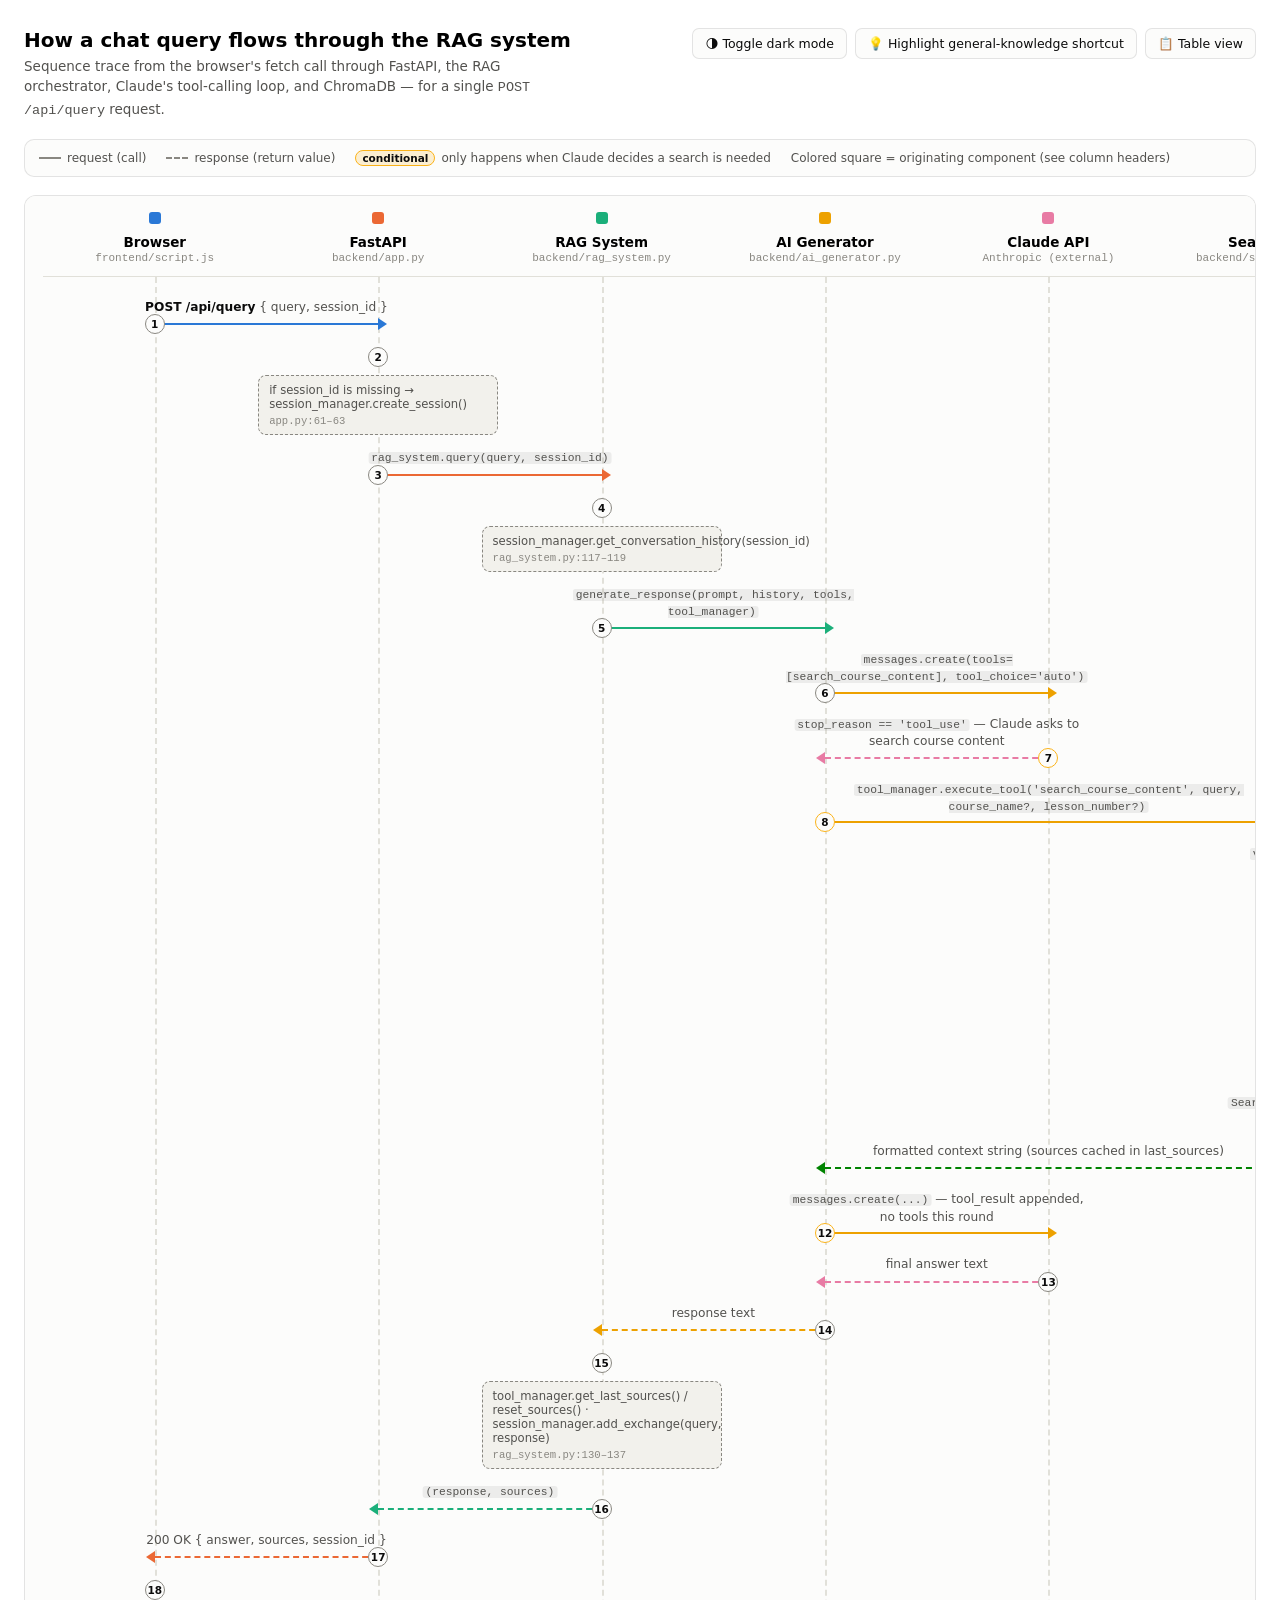
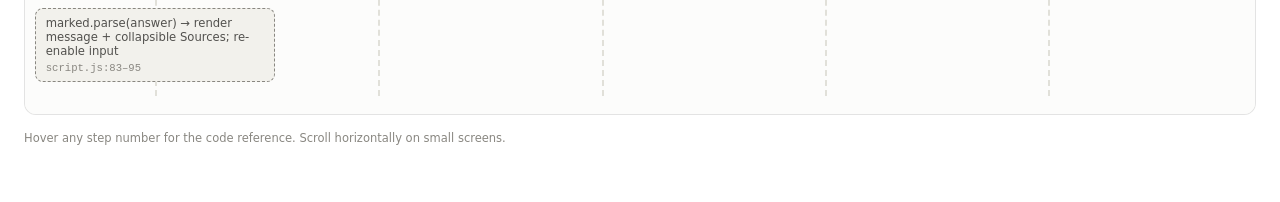
<file: flow.html>
<!DOCTYPE html>
<html lang="en">
<head>
<meta charset="UTF-8">
<title>Query trace — Course Materials RAG System</title>
<meta name="viewport" content="width=device-width, initial-scale=1">
<style>
  .viz-root {
    color-scheme: light;
    --surface-1:      #fcfcfb;
    --page:           #f9f9f7;
    --text-primary:   #0b0b0b;
    --text-secondary: #52514e;
    --text-muted:     #898781;
    --gridline:       #e1e0d9;
    --baseline:       #c3c2b7;
    --border:         rgba(11,11,11,0.10);
    --note-bg:        #f2f1ec;

    --c1: #2a78d6; /* Browser   - blue    */
    --c2: #eb6834; /* FastAPI   - orange  */
    --c3: #1baf7a; /* RAG Sys.  - aqua    */
    --c4: #eda100; /* AI Gen.   - yellow  */
    --c5: #e87ba4; /* Claude API- magenta */
    --c6: #008300; /* Search T. - green   */
    --c7: #4a3aa7; /* Vector St.- violet  */

    --amber: #fab219;
  }
  @media (prefers-color-scheme: dark) {
    :root:where(:not([data-theme="light"])) .viz-root {
      color-scheme: dark;
      --surface-1:      #1a1a19;
      --page:           #0d0d0d;
      --text-primary:   #ffffff;
      --text-secondary: #c3c2b7;
      --text-muted:     #898781;
      --gridline:       #2c2c2a;
      --baseline:       #383835;
      --border:         rgba(255,255,255,0.10);
      --note-bg:        #232320;

      --c1: #3987e5;
      --c2: #d95926;
      --c3: #199e70;
      --c4: #c98500;
      --c5: #d55181;
      --c6: #008300;
      --c7: #9085e9;
    }
  }
  :root[data-theme="dark"] .viz-root {
    color-scheme: dark;
    --surface-1:      #1a1a19;
    --page:           #0d0d0d;
    --text-primary:   #ffffff;
    --text-secondary: #c3c2b7;
    --text-muted:     #898781;
    --gridline:       #2c2c2a;
    --baseline:       #383835;
    --border:         rgba(255,255,255,0.10);
    --note-bg:        #232320;

    --c1: #3987e5;
    --c2: #d95926;
    --c3: #199e70;
    --c4: #c98500;
    --c5: #d55181;
    --c6: #008300;
    --c7: #9085e9;
  }

  * { box-sizing: border-box; }
  html, body {
    margin: 0;
    background: var(--page);
    font-family: system-ui, -apple-system, "Segoe UI", sans-serif;
    color: var(--text-primary);
  }
  .wrap { max-width: 1760px; margin: 0 auto; padding: 28px 24px 60px; }

  .top {
    display: flex;
    align-items: flex-start;
    justify-content: space-between;
    gap: 16px;
    margin-bottom: 18px;
  }
  h1 { font-size: 20px; margin: 0 0 4px; }
  .sub { color: var(--text-secondary); font-size: 13.5px; max-width: 66ch; line-height: 1.5; }

  .controls { display: flex; gap: 8px; flex-wrap: wrap; align-items: center; }
  button.ctrl {
    font: inherit; font-size: 12.5px; cursor: pointer;
    padding: 7px 12px; border-radius: 7px;
    border: 1px solid var(--border);
    background: var(--surface-1); color: var(--text-primary);
  }
  button.ctrl[aria-pressed="true"] { border-color: var(--c1); box-shadow: inset 0 0 0 1px var(--c1); }
  button.ctrl:hover { filter: brightness(1.05); }

  .legend {
    display: flex; flex-wrap: wrap; gap: 14px 20px;
    font-size: 12px; color: var(--text-secondary);
    background: var(--surface-1); border: 1px solid var(--border);
    border-radius: 10px; padding: 10px 14px; margin-bottom: 18px;
  }
  .legend .item { display: flex; align-items: center; gap: 6px; white-space: nowrap; }
  .legend .swatch-line { width: 22px; height: 0; border-top: 2px solid var(--text-muted); display: inline-block; }
  .legend .swatch-line.dashed { border-top-style: dashed; }
  .legend .pill {
    font-size: 10.5px; font-weight: 600; padding: 1px 6px; border-radius: 999px;
    background: rgba(250,178,25,0.18); color: var(--text-primary);
    border: 1px solid var(--amber);
  }

  .scroller { overflow-x: auto; border: 1px solid var(--border); border-radius: 12px; background: var(--surface-1); }
  .diagram { position: relative; min-width: 1600px; padding: 0 18px 18px; }

  .headers {
    display: grid;
    grid-template-columns: repeat(7, 1fr);
    position: sticky; top: 0; z-index: 3;
    background: var(--surface-1);
    padding-top: 16px;
    border-bottom: 1px solid var(--gridline);
  }
  .col-head { padding: 0 8px 12px; text-align: center; }
  .col-chip {
    width: 12px; height: 12px; border-radius: 3px; display: inline-block;
    margin-bottom: 6px;
  }
  .col-name { font-size: 13.5px; font-weight: 600; }
  .col-file { font-size: 11px; color: var(--text-muted); font-family: ui-monospace, SFMono-Regular, Menlo, monospace; margin-top: 2px; }

  .lanes { position: relative; }
  .lifeline {
    position: absolute; top: 0; width: 0;
    border-left: 2px dashed var(--gridline);
  }

  .steps { position: relative; padding-top: 22px; }
  .row { position: relative; }

  .arrow-line {
    position: absolute; height: 2px;
  }
  .arrow-line.solid { }
  .arrow-line.dashed {
    background: none !important;
    border-top: 2px dashed;
  }
  .arrowhead {
    position: absolute; width: 0; height: 0;
    border-top: 6px solid transparent; border-bottom: 6px solid transparent;
  }
  .arrowhead.right { border-left: 9px solid; }
  .arrowhead.left  { border-right: 9px solid; }

  .step-label {
    position: absolute; transform: translateX(-50%);
    text-align: center; font-size: 12.2px; color: var(--text-secondary);
    line-height: 1.35; pointer-events: none;
  }
  .step-label b { color: var(--text-primary); font-weight: 600; }
  .step-label code {
    font-family: ui-monospace, SFMono-Regular, Menlo, monospace;
    font-size: 11.3px; background: rgba(120,120,120,0.12); padding: 0 3px; border-radius: 3px;
  }

  .badge {
    position: absolute;
    width: 20px; height: 20px; border-radius: 999px;
    background: var(--surface-1); border: 1.5px solid var(--text-muted);
    color: var(--text-primary); font-size: 10.5px; font-weight: 700;
    display: flex; align-items: center; justify-content: center;
    z-index: 2; cursor: help;
  }
  .badge.tool { border-color: var(--amber); }

  .note {
    position: absolute; transform: translateX(-50%);
    max-width: 240px; padding: 7px 10px; border-radius: 8px;
    background: var(--note-bg); border: 1px dashed var(--text-muted);
    font-size: 11.6px; color: var(--text-secondary); text-align: left;
  }
  .note .ref { display:block; margin-top:4px; font-family: ui-monospace, SFMono-Regular, Menlo, monospace; font-size: 10.6px; color: var(--text-muted); }

  .tooltip {
    position: absolute; z-index: 10; max-width: 320px;
    background: var(--text-primary); color: var(--surface-1);
    font-size: 12px; line-height: 1.45; padding: 9px 11px; border-radius: 8px;
    box-shadow: 0 6px 18px rgba(0,0,0,0.25);
    opacity: 0; pointer-events: none; transform: translate(-50%, 6px);
    transition: opacity 120ms ease;
  }
  .tooltip .ref { display:block; margin-top:5px; opacity:.75; font-family: ui-monospace, SFMono-Regular, Menlo, monospace; font-size: 11px; }
  .hoverable:hover .tooltip, .hoverable:focus-within .tooltip { opacity: 1; }

  .dimmed { opacity: 0.28; filter: grayscale(0.6); transition: opacity 160ms ease, filter 160ms ease; }
  .skip-banner {
    position: absolute; left: 50%; transform: translateX(-50%);
    background: var(--amber); color: #1a1a19; font-size: 11.5px; font-weight: 700;
    padding: 4px 10px; border-radius: 999px; white-space: nowrap;
    box-shadow: 0 2px 8px rgba(0,0,0,0.2);
    display: none; z-index: 4;
  }
  .show-skip .skip-banner { display: block; }

  table.trace-table { width: 100%; border-collapse: collapse; font-size: 13px; }
  table.trace-table th, table.trace-table td {
    text-align: left; padding: 8px 10px; border-bottom: 1px solid var(--gridline);
    vertical-align: top;
  }
  table.trace-table th { color: var(--text-muted); font-weight: 600; font-size: 11.5px; text-transform: uppercase; letter-spacing: .02em; }
  table.trace-table td.ref { font-family: ui-monospace, SFMono-Regular, Menlo, monospace; font-size: 11.5px; color: var(--text-muted); white-space: nowrap; }
  table.trace-table td.step-n { font-variant-numeric: tabular-nums; color: var(--text-muted); }
  .who { display:inline-flex; align-items:center; gap:6px; font-weight:600; }
  .who .dot { width:9px; height:9px; border-radius:999px; }
  .branch-tag {
    font-size: 10px; font-weight: 700; padding: 1px 6px; border-radius: 999px;
    background: rgba(250,178,25,0.18); border: 1px solid var(--amber); margin-left: 6px;
  }

  .view { display: none; }
  .view.active { display: block; }

  footer.note-foot { margin-top: 16px; font-size: 11.5px; color: var(--text-muted); }
</style>
</head>
<body>
<div class="viz-root wrap">

  <div class="top">
    <div>
      <h1>How a chat query flows through the RAG system</h1>
      <div class="sub">Sequence trace from the browser's fetch call through FastAPI, the RAG orchestrator, Claude's tool-calling loop, and ChromaDB — for a single <code>POST /api/query</code> request.</div>
    </div>
    <div class="controls">
      <button class="ctrl" id="btnTheme" aria-pressed="false">🌗 Toggle dark mode</button>
      <button class="ctrl" id="btnSkip" aria-pressed="false">💡 Highlight general-knowledge shortcut</button>
      <button class="ctrl" id="btnView" aria-pressed="false">📋 Table view</button>
    </div>
  </div>

  <div class="legend">
    <div class="item"><span class="swatch-line"></span> request (call)</div>
    <div class="item"><span class="swatch-line dashed"></span> response (return value)</div>
    <div class="item"><span class="pill">conditional</span> only happens when Claude decides a search is needed</div>
    <div class="item">Colored square = originating component (see column headers)</div>
  </div>

  <div id="diagramView" class="view active">
    <div class="scroller">
      <div class="diagram" id="diagram">
        <div class="headers" id="headers"></div>
        <div class="lanes">
          <div id="lifelines"></div>
          <div class="steps" id="steps"></div>
        </div>
      </div>
    </div>
    <footer class="note-foot">Hover any step number for the code reference. Scroll horizontally on small screens.</footer>
  </div>

  <div id="tableView" class="view">
    <table class="trace-table">
      <thead><tr><th>#</th><th>From → To</th><th>Action</th><th>Code</th></tr></thead>
      <tbody id="tableBody"></tbody>
    </table>
  </div>

</div>

<script>
const COLUMNS = [
  { key:'browser', name:'Browser',      file:'frontend/script.js',        color:'--c1' },
  { key:'fastapi', name:'FastAPI',      file:'backend/app.py',            color:'--c2' },
  { key:'rag',     name:'RAG System',   file:'backend/rag_system.py',     color:'--c3' },
  { key:'aigen',   name:'AI Generator', file:'backend/ai_generator.py',   color:'--c4' },
  { key:'claude',  name:'Claude API',   file:'Anthropic (external)',      color:'--c5' },
  { key:'tool',    name:'Search Tool',  file:'backend/search_tools.py',   color:'--c6' },
  { key:'vstore',  name:'Vector Store', file:'backend/vector_store.py',   color:'--c7' },
];
const COL_INDEX = Object.fromEntries(COLUMNS.map((c,i)=>[c.key,i]));
const N = COLUMNS.length;
const colCenter = i => ((i + 0.5) / N) * 100;

// type: 'call' (solid, request) | 'return' (dashed, response) | 'note' (self/internal)
const STEPS = [
  { n:1,  type:'call',   from:'browser', to:'fastapi',
    label:'<b>POST /api/query</b>  { query, session_id }',
    ref:'script.js:63–72 → app.py:56', branch:'always',
    detail:'sendMessage() disables the input, appends the user bubble, and fetches the backend with the current session_id (null on first message).' },

  { n:2,  type:'note', col:'fastapi',
    label:'if session_id is missing → session_manager.create_session()',
    ref:'app.py:61–63', branch:'always',
    detail:'Each browser tab that hasn’t sent a query yet gets a fresh UUID session so history can be tracked.' },

  { n:3,  type:'call', from:'fastapi', to:'rag',
    label:'<code>rag_system.query(query, session_id)</code>',
    ref:'app.py:66', branch:'always',
    detail:'The endpoint hands off to the RAGSystem orchestrator and wraps the call in a try/except → HTTP 500.' },

  { n:4,  type:'note', col:'rag',
    label:'session_manager.get_conversation_history(session_id)',
    ref:'rag_system.py:117–119', branch:'always',
    detail:'Returns the last MAX_HISTORY=2 exchanges as a formatted string, or None for a brand new session.' },

  { n:5,  type:'call', from:'rag', to:'aigen',
    label:'<code>generate_response(prompt, history, tools, tool_manager)</code>',
    ref:'rag_system.py:122–127', branch:'always',
    detail:'Passes the wrapped query, prior history, the search tool’s Anthropic tool schema, and the ToolManager itself so tool calls can be executed inline.' },

  { n:6,  type:'call', from:'aigen', to:'claude',
    label:'<code>messages.create(tools=[search_course_content], tool_choice=\'auto\')</code>',
    ref:'ai_generator.py:80', branch:'always',
    detail:'First Claude call. System prompt tells Claude: search only for course-specific questions, answer general-knowledge questions directly, one search maximum.' },

  { n:7,  type:'return', from:'claude', to:'aigen',
    label:'<code>stop_reason == \'tool_use\'</code>  — Claude asks to search course content',
    ref:'ai_generator.py:83', branch:'tool',
    detail:'Only happens when Claude judges the question needs specific course material. For general-knowledge questions Claude instead returns final text directly here — the rest of this branch is skipped.' },

  { n:8,  type:'call', from:'aigen', to:'tool',
    label:'<code>tool_manager.execute_tool(\'search_course_content\', query, course_name?, lesson_number?)</code>',
    ref:'ai_generator.py:111–114 → search_tools.py:135–140', branch:'tool',
    detail:'Every tool_use block Claude returned is executed and its result collected for a single follow-up message.' },

  { n:9,  type:'call', from:'tool', to:'vstore',
    label:'<code>vector_store.search(query, course_name, lesson_number)</code>',
    ref:'search_tools.py:66–70', branch:'tool',
    detail:'CourseSearchTool delegates straight to the vector store’s unified search interface.' },

  { n:'9b', type:'note', col:'vstore',
    label:'resolve course_name via course_catalog (semantic match) → build $and filter → query course_content',
    ref:'vector_store.py:78–100', branch:'tool',
    detail:'A fuzzy course title (e.g. "MCP") is first resolved against the course_catalog collection, then combined with an optional lesson_number into a Chroma "where" filter for the content query.' },

  { n:10, type:'return', from:'vstore', to:'tool',
    label:'<code>SearchResults(documents, metadata, distances)</code>',
    ref:'vector_store.py:98', branch:'tool',
    detail:'Or an empty/error result if nothing matched the filter.' },

  { n:11, type:'return', from:'tool', to:'aigen',
    label:'formatted context string  <span class="ref-inline">(sources cached in last_sources)</span>',
    ref:'search_tools.py:88–114', branch:'tool',
    detail:'Results are formatted as "[Course - Lesson N]\\n<chunk>" blocks; the plain course/lesson labels are stashed on the tool instance for the UI’s Sources panel.' },

  { n:12, type:'call', from:'aigen', to:'claude',
    label:'<code>messages.create(...)</code>  — tool_result appended, no tools this round',
    ref:'ai_generator.py:126–134', branch:'tool',
    detail:'Second Claude call with the tool_use + tool_result messages appended; tools are omitted so Claude must answer now (system prompt also caps this at one search).' },

  { n:13, type:'return', from:'claude', to:'aigen',
    label:'final answer text',
    ref:'ai_generator.py:134–135', branch:'always',
    detail:'For a general-knowledge question this is the same response object returned back at step 7 — no second round trip happens.' },

  { n:14, type:'return', from:'aigen', to:'rag',
    label:'response text',
    ref:'rag_system.py:122 (return value)', branch:'always' },

  { n:15, type:'note', col:'rag',
    label:'tool_manager.get_last_sources() / reset_sources() · session_manager.add_exchange(query, response)',
    ref:'rag_system.py:130–137', branch:'always',
    detail:'Sources are read once then cleared so they don’t leak into the next query; the exchange is appended to this session’s rolling history.' },

  { n:16, type:'return', from:'rag', to:'fastapi',
    label:'<code>(response, sources)</code>',
    ref:'rag_system.py:140', branch:'always' },

  { n:17, type:'return', from:'fastapi', to:'browser',
    label:'200 OK  { answer, sources, session_id }',
    ref:'app.py:68–72', branch:'always' },

  { n:18, type:'note', col:'browser',
    label:'marked.parse(answer) → render message + collapsible Sources; re-enable input',
    ref:'script.js:83–95', branch:'always',
    detail:'Loading indicator is removed, the session_id is stored for the next turn, and the input/send button are re-enabled.' },
];

function colorVar(key){ return `var(${COLUMNS[COL_INDEX[key]].color})`; }

// ---------- render headers + lifelines ----------
const headers = document.getElementById('headers');
COLUMNS.forEach(c=>{
  const el = document.createElement('div');
  el.className = 'col-head';
  el.innerHTML = `<span class="col-chip" style="background:var(${c.color})"></span>
    <div class="col-name">${c.name}</div>
    <div class="col-file">${c.file}</div>`;
  headers.appendChild(el);
});

const lifelinesEl = document.getElementById('lifelines');
COLUMNS.forEach((c,i)=>{
  const el = document.createElement('div');
  el.className = 'lifeline';
  el.style.left = colCenter(i) + '%';
  lifelinesEl.appendChild(el);
});

// ---------- render steps ----------
const stepsEl = document.getElementById('steps');

const ROW_GAP = 14;      // breathing room below each row's content
const BADGE_D = 20;       // badge diameter
const TRACK_GAP = 8;      // gap between wrapped label text and its arrow line

STEPS.forEach(s=>{
  const row = document.createElement('div');
  row.className = 'row';
  row.dataset.branch = s.branch;
  // rows are appended to a DOM that's already in the page, so offsetHeight
  // reads real rendered (wrapped) text height even though children are absolute.

  if(s.type === 'note'){
    const ci = COL_INDEX[s.col];
    const cx = colCenter(ci);

    const badge = document.createElement('div');
    badge.className = 'badge hoverable' + (s.branch==='tool' ? ' tool' : '');
    badge.style.left = cx + '%';
    badge.style.top = '0px';
    badge.style.transform = 'translateX(-50%)';
    badge.innerHTML = `${s.n}<div class="tooltip" style="left:0;top:${BADGE_D+6}px;">${s.detail || ''}<span class="ref">${s.ref}</span></div>`;
    row.appendChild(badge);

    const note = document.createElement('div');
    note.className = 'note';
    note.style.left = cx + '%';
    note.style.top = (BADGE_D + 8) + 'px';
    note.innerHTML = `${s.label}<span class="ref">${s.ref}</span>`;
    row.appendChild(note);

    stepsEl.appendChild(row);
    const noteBottom = (BADGE_D + 8) + note.getBoundingClientRect().height;
    row.style.height = (noteBottom + ROW_GAP) + 'px';

  } else {
    const fi = COL_INDEX[s.from], ti = COL_INDEX[s.to];
    const x1 = colCenter(fi), x2 = colCenter(ti);
    const left = Math.min(x1,x2), width = Math.abs(x2-x1);
    const goingRight = x2 > x1;
    const srcColor = colorVar(s.from);
    const mid = (x1+x2)/2;

    const label = document.createElement('div');
    label.className = 'step-label';
    label.style.left = mid + '%';
    label.style.width = Math.max(width, 20) + '%';
    label.style.top = '0px';
    label.innerHTML = s.label;
    row.appendChild(label);

    stepsEl.appendChild(row);
    const labelH = label.getBoundingClientRect().height;
    const trackTop = labelH + TRACK_GAP;

    const line = document.createElement('div');
    line.className = 'arrow-line ' + (s.type === 'return' ? 'dashed' : 'solid');
    line.style.left = left + '%';
    line.style.width = width + '%';
    line.style.top = trackTop + 'px';
    if(s.type === 'return'){ line.style.borderColor = srcColor; }
    else { line.style.background = srcColor; }
    row.appendChild(line);

    const head = document.createElement('div');
    head.className = 'arrowhead ' + (goingRight ? 'right' : 'left');
    head.style.left = (goingRight ? (left+width) : left) + '%';
    head.style.top = (trackTop - 5) + 'px';
    head.style.borderLeftColor = goingRight ? srcColor : 'transparent';
    head.style.borderRightColor = goingRight ? 'transparent' : srcColor;
    head.style.transform = 'translateX(' + (goingRight ? '0' : '-100%') + ')';
    row.appendChild(head);

    const badge = document.createElement('div');
    badge.className = 'badge hoverable' + (s.branch==='tool' ? ' tool' : '');
    badge.style.left = x1 + '%';
    badge.style.top = (trackTop - BADGE_D/2 + 1) + 'px';
    badge.style.transform = 'translateX(-50%)';
    badge.innerHTML = `${s.n}<div class="tooltip" style="left:0;top:${BADGE_D+6}px;">${s.detail || s.label.replace(/<[^>]+>/g,'')}<span class="ref">${s.ref}</span></div>`;
    row.appendChild(badge);

    row.style.height = (trackTop + BADGE_D/2 + ROW_GAP) + 'px';
  }
});

// skip banner overlay for the tool branch (steps 7 → 12)
(function addSkipBanner(){
  const rows = Array.from(stepsEl.children);
  const toolRows = rows.filter(r => r.dataset.branch === 'tool');
  if(!toolRows.length) return;
  const first = toolRows[0], last = toolRows[toolRows.length-1];
  const banner = document.createElement('div');
  banner.className = 'skip-banner';
  banner.style.left = colCenter(COL_INDEX['tool']) + '%';
  banner.textContent = 'skipped — Claude answers from its own knowledge';
  const wrapperTop = first.offsetTop || 0;
  banner.style.top = (first.offsetTop + 4) + 'px';
  banner.style.position = 'absolute';
  stepsEl.appendChild(banner);
})();

// ---------- lifeline height ----------
function fitLifelines(){
  const h = stepsEl.getBoundingClientRect().height + document.getElementById('headers').getBoundingClientRect().height;
  const stepsH = stepsEl.getBoundingClientRect().height;
  document.querySelectorAll('.lifeline').forEach(l=> l.style.height = stepsH + 'px');
}
window.addEventListener('load', fitLifelines);
window.addEventListener('resize', fitLifelines);
setTimeout(fitLifelines, 0);

// ---------- controls ----------
const root = document.documentElement;
document.getElementById('btnTheme').addEventListener('click', (e)=>{
  const isDark = root.getAttribute('data-theme') === 'dark';
  root.setAttribute('data-theme', isDark ? 'light' : 'dark');
  e.currentTarget.setAttribute('aria-pressed', String(!isDark));
});

document.getElementById('btnSkip').addEventListener('click', (e)=>{
  const active = e.currentTarget.getAttribute('aria-pressed') === 'true';
  e.currentTarget.setAttribute('aria-pressed', String(!active));
  document.getElementById('diagram').classList.toggle('show-skip', !active);
  document.querySelectorAll('#steps > .row').forEach(r=>{
    r.classList.toggle('dimmed', !active && r.dataset.branch === 'tool');
  });
});

document.getElementById('btnView').addEventListener('click', (e)=>{
  const toTable = e.currentTarget.getAttribute('aria-pressed') !== 'true';
  e.currentTarget.setAttribute('aria-pressed', String(toTable));
  document.getElementById('diagramView').classList.toggle('active', !toTable);
  document.getElementById('tableView').classList.toggle('active', toTable);
  e.currentTarget.textContent = toTable ? '📈 Diagram view' : '📋 Table view';
});

// ---------- table view ----------
const tbody = document.getElementById('tableBody');
STEPS.forEach(s=>{
  const tr = document.createElement('tr');
  const fromCol = s.type === 'note' ? COLUMNS[COL_INDEX[s.col]] : COLUMNS[COL_INDEX[s.from]];
  const toCol   = s.type === 'note' ? fromCol : COLUMNS[COL_INDEX[s.to]];
  const arrow = s.type === 'note' ? '↻ (internal)' : (s.type === 'return' ? '⤺ returns to' : '→');
  tr.innerHTML = `
    <td class="step-n">${s.n}</td>
    <td><span class="who"><span class="dot" style="background:var(${fromCol.color})"></span>${fromCol.name}</span> ${arrow} ${s.type==='note'?'':`<span class="who"><span class="dot" style="background:var(${toCol.color})"></span>${toCol.name}</span>`}</td>
    <td>${s.label.replace(/<[^>]+>/g,'')}${s.branch==='tool' ? '<span class="branch-tag">conditional</span>' : ''}</td>
    <td class="ref">${s.ref}</td>
  `;
  tbody.appendChild(tr);
});
</script>
</body>
</html>
</file>
